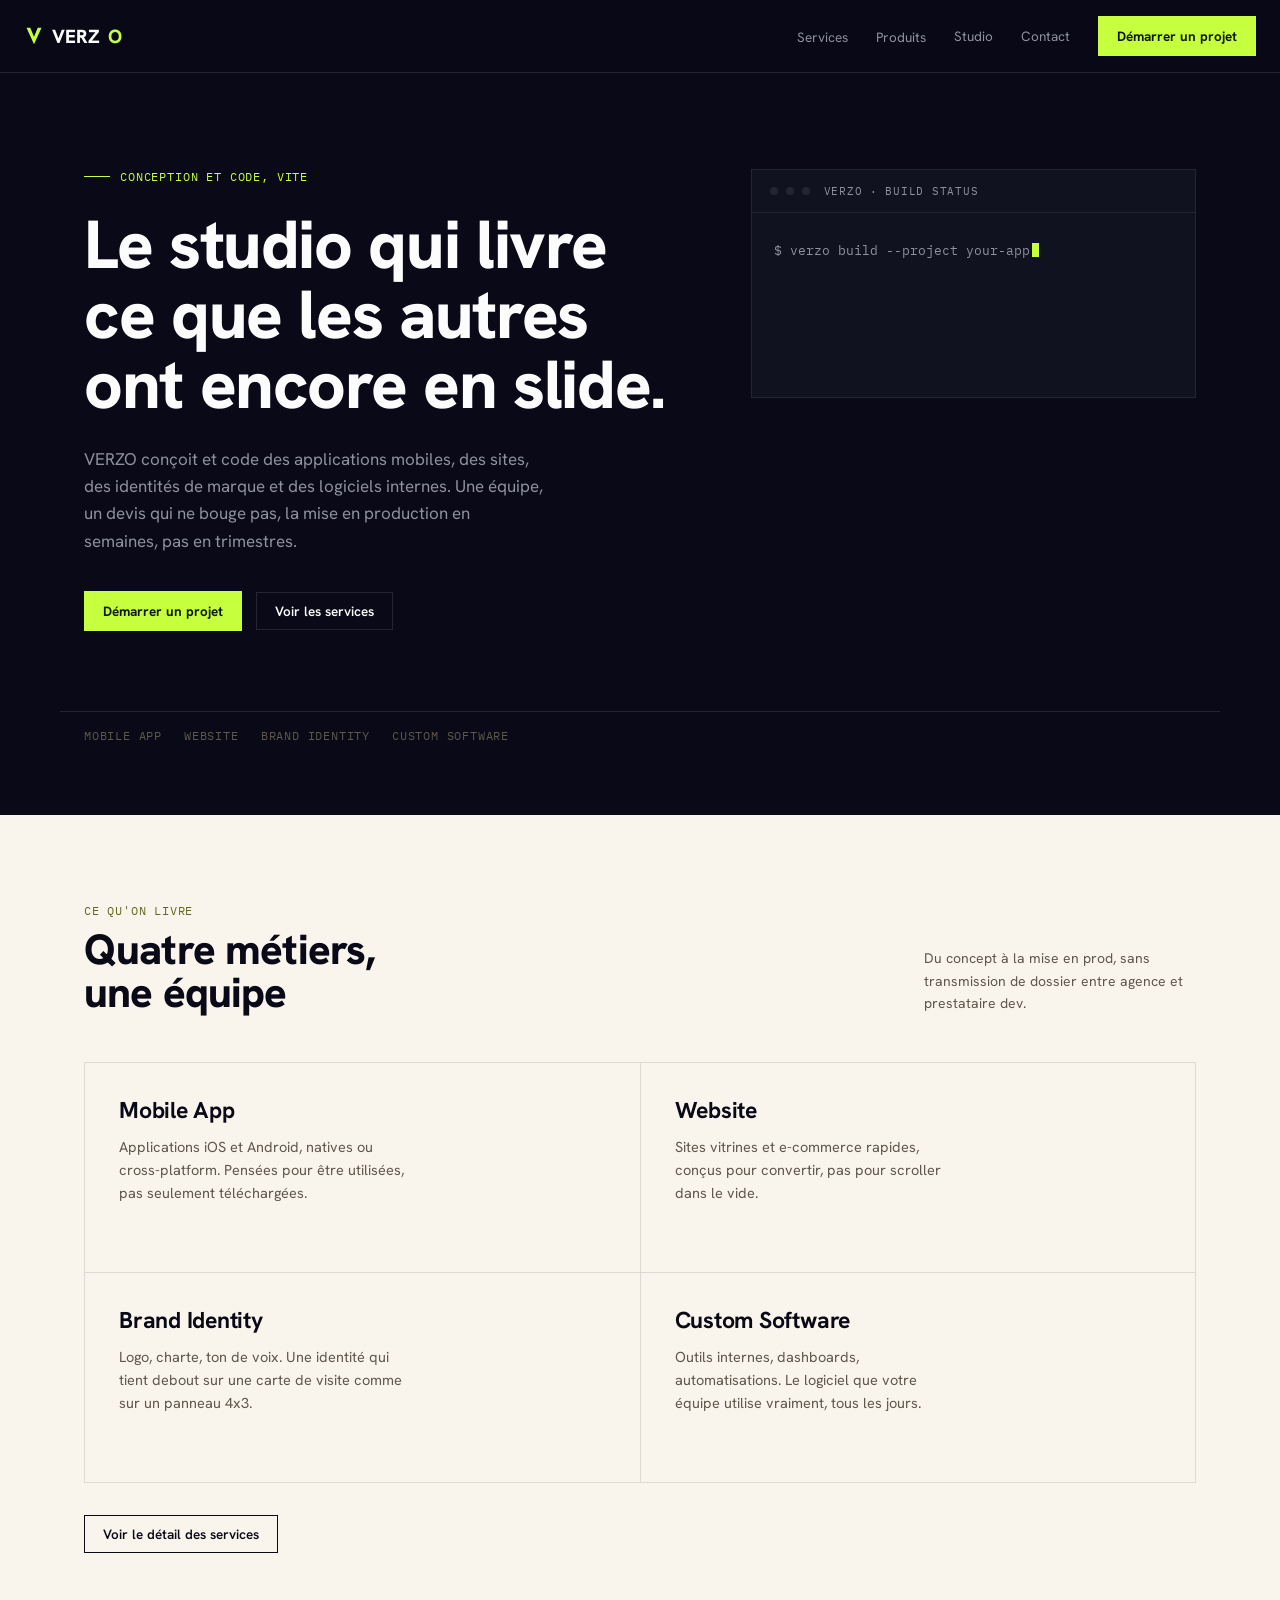
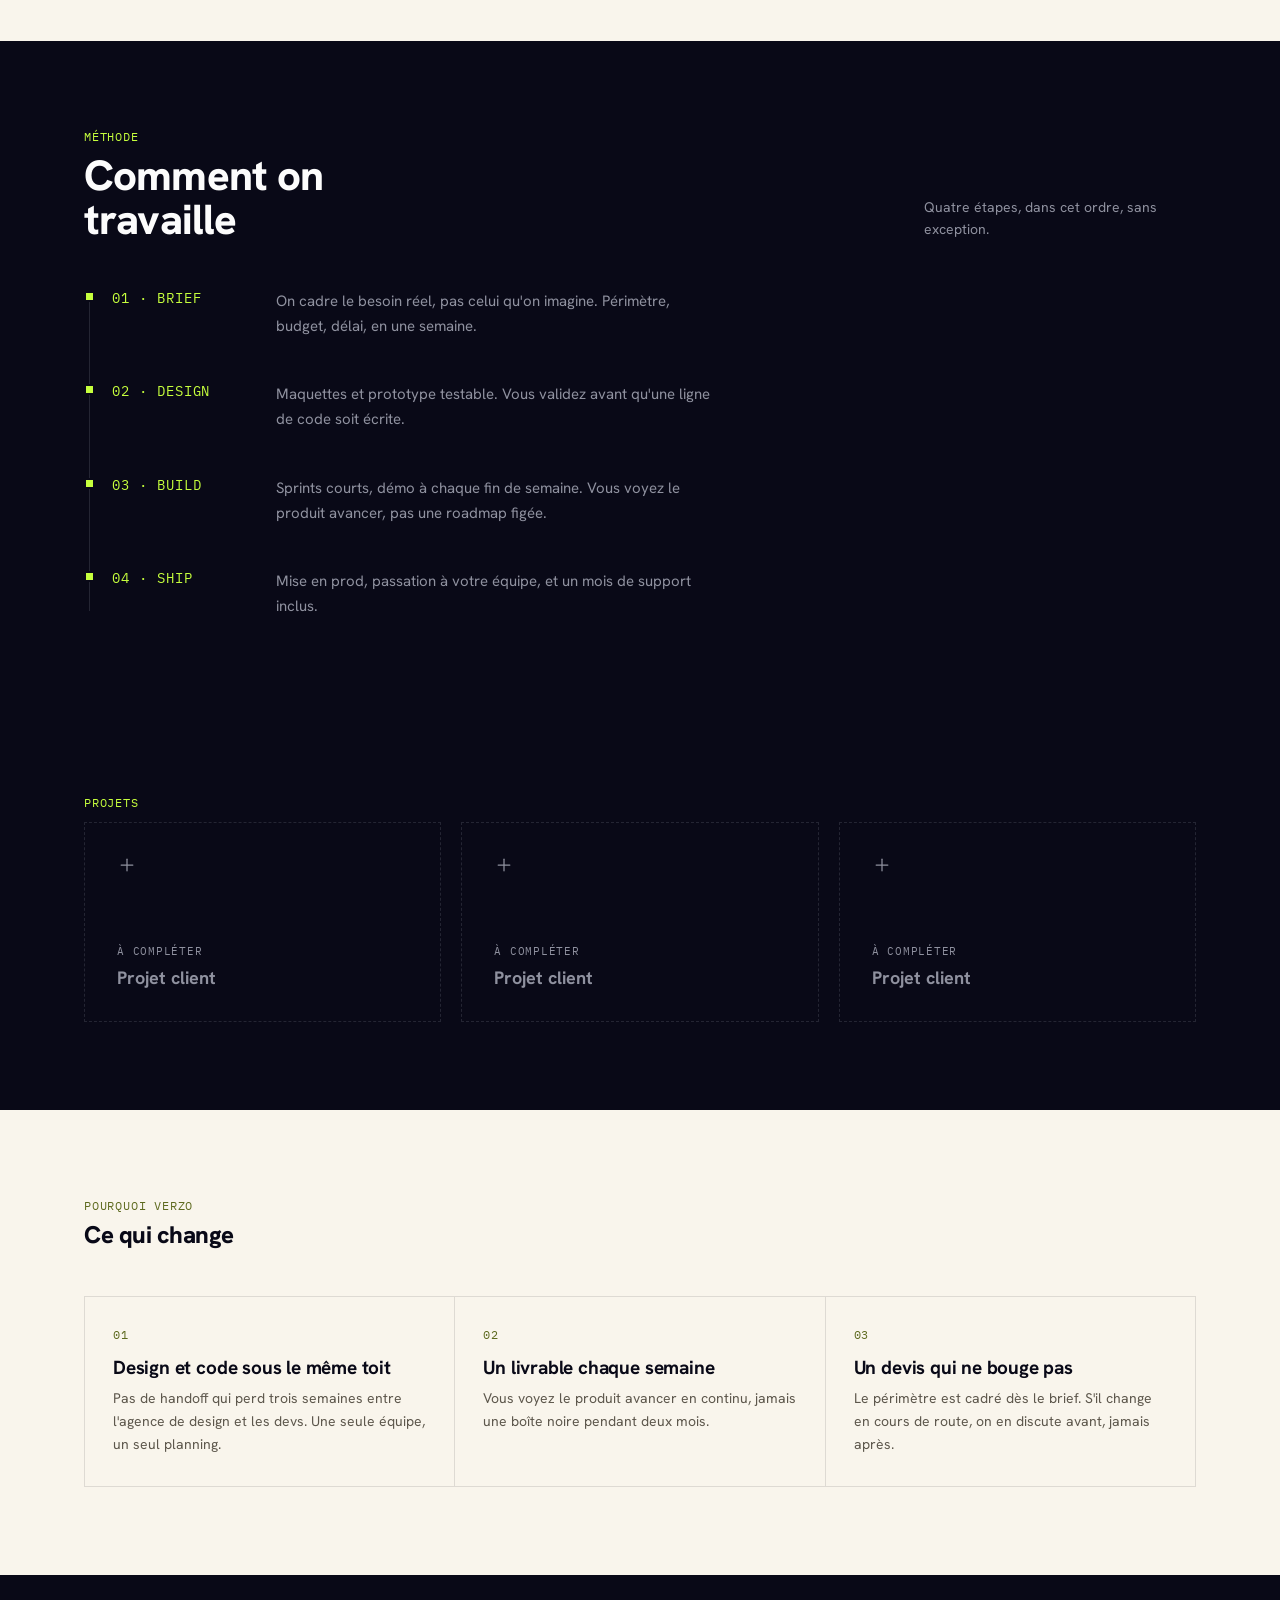
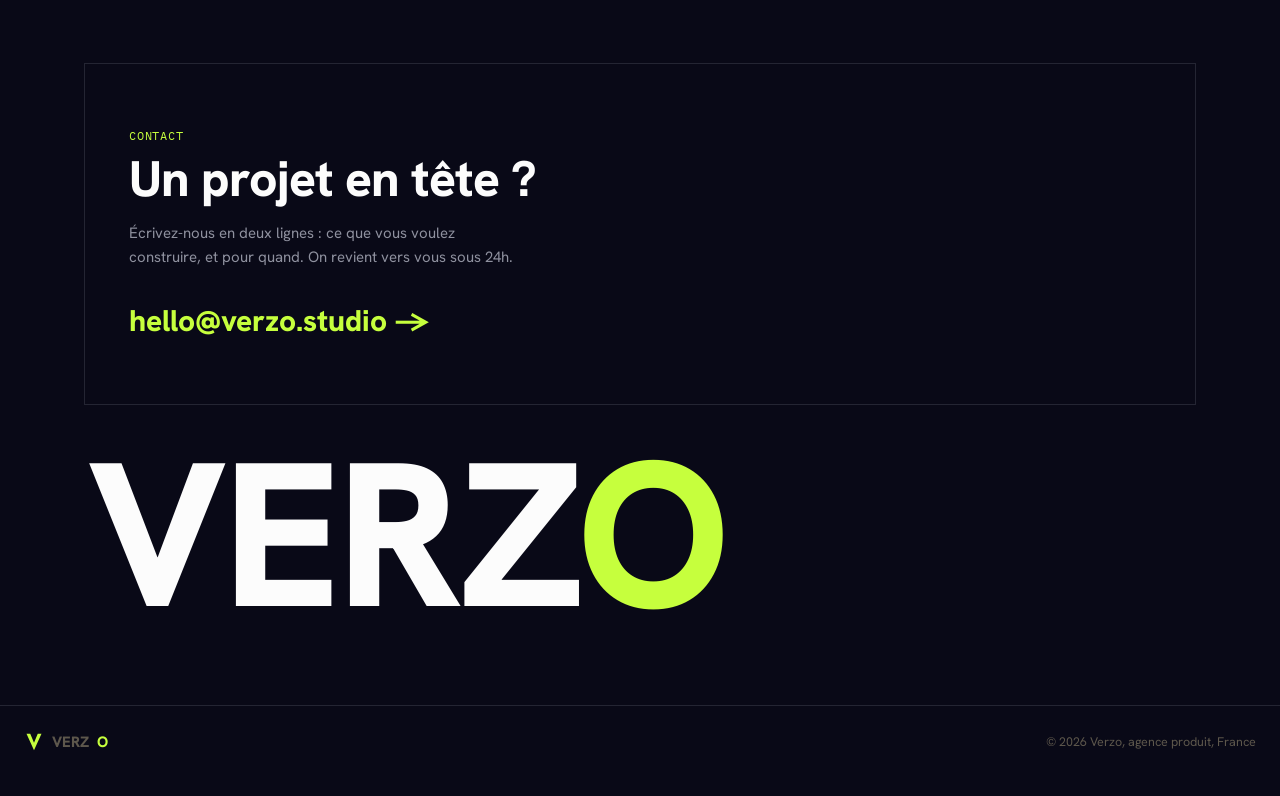
<file: index.html>
<!doctype html>
<html lang="fr">
<head>
<meta charset="utf-8">
<meta name="viewport" content="width=device-width, initial-scale=1">
<title>Verzo, product studio</title>
<meta name="description" content="Verzo conçoit et code des applications mobiles, des sites, des identités de marque et des logiciels internes. Une équipe, du brief à la mise en prod.">
<link rel="icon" href="favicon.svg" type="image/svg+xml">
<link rel="icon" href="favicon-32.png" sizes="32x32" type="image/png">
<link rel="icon" href="favicon-16.png" sizes="16x16" type="image/png">
<link rel="apple-touch-icon" href="apple-touch-icon.png">
<meta property="og:type" content="website">
<meta property="og:title" content="Verzo, product studio">
<meta property="og:description" content="Verzo conçoit et code des applications mobiles, des sites, des identités de marque et des logiciels internes. Une équipe, du brief à la mise en prod.">
<meta property="og:image" content="brand/og-image.png">
<meta name="twitter:card" content="summary_large_image">
<link rel="stylesheet" href="styles.css">
</head>
<body>

<nav>
  <a href="index.html" class="logo">
    <svg width="20" height="20" viewBox="0 0 24 24" aria-hidden="true"><polygon points="3,2 12,22 21,2 16.5,2 12,13 7.5,2" fill="#C6FF3D"/></svg>
    VERZ<span class="dot">O</span>
  </a>
  <div class="navlinks">
    <div class="nav-has-dropdown">
      <a href="services.html" class="navlink">Services</a>
      <div class="nav-dropdown">
        <a class="nav-dropdown-item" href="services.html#mobile">
          <svg aria-hidden="true" width="20" height="20" viewBox="0 0 24 24" fill="none" stroke="var(--white)" stroke-width="1.5" stroke-linecap="round" stroke-linejoin="round"><rect x="7" y="2" width="10" height="20" rx="2"/><line x1="11" y1="18" x2="13" y2="18"/></svg>
          <div class="title">Mobile App</div>
          <div class="desc">iOS et Android, natif ou cross-platform.</div>
        </a>
        <a class="nav-dropdown-item" href="services.html#website">
          <svg aria-hidden="true" width="20" height="20" viewBox="0 0 24 24" fill="none" stroke="var(--white)" stroke-width="1.5" stroke-linecap="round" stroke-linejoin="round"><rect x="2" y="4" width="20" height="16" rx="2"/><line x1="2" y1="9" x2="22" y2="9"/></svg>
          <div class="title">Website</div>
          <div class="desc">Sites rapides, pensés pour convertir.</div>
        </a>
        <a class="nav-dropdown-item" href="services.html#brand">
          <svg aria-hidden="true" width="20" height="20" viewBox="0 0 24 24" fill="none" stroke="var(--white)" stroke-width="1.5" stroke-linecap="round" stroke-linejoin="round"><path d="M4 20l4-1 10-10-3-3L5 16l-1 4z"/><path d="M14 6l3 3"/></svg>
          <div class="title">Brand Identity</div>
          <div class="desc">Logo, charte, ton de voix.</div>
        </a>
        <a class="nav-dropdown-item" href="services.html#software">
          <svg aria-hidden="true" width="20" height="20" viewBox="0 0 24 24" fill="none" stroke="var(--white)" stroke-width="1.5" stroke-linecap="round" stroke-linejoin="round"><rect x="2" y="4" width="20" height="16" rx="2"/><polyline points="6 9 10 12 6 15"/><line x1="12" y1="15" x2="17" y2="15"/></svg>
          <div class="title">Custom Software</div>
          <div class="desc">Outils internes, dashboards, automatisations.</div>
        </a>
      </div>
    </div>
    <div class="nav-has-dropdown">
      <a href="produits.html" class="navlink">Produits</a>
      <div class="nav-dropdown nav-dropdown-single">
        <a class="nav-dropdown-item" href="produits.html">
          <svg aria-hidden="true" width="20" height="20" viewBox="0 0 24 24" fill="none" stroke="var(--white)" stroke-width="1.5" stroke-linecap="round" stroke-linejoin="round"><polyline points="3 17 9 11 13 15 21 6"/><polyline points="14 6 21 6 21 13"/></svg>
          <div class="title">Solen <span style="color:var(--lime); font-weight:600;">· Coming soon</span></div>
          <div class="desc">IA d'analyse comportementale pour sites web, en développement.</div>
        </a>
      </div>
    </div>
    <a href="studio.html" class="navlink">Studio</a>
    <a href="contact.html" class="navlink">Contact</a>
    <a class="btn-primary" href="mailto:hello@verzo.studio">Démarrer un projet</a>
  </div>
</nav>

<header style="padding:96px 24px 0;">
  <div class="wrap two-col">
    <div>
      <div class="mono" style="font-size:12px; color:var(--lime); display:flex; align-items:center; gap:10px; margin-bottom:26px;">
        <span style="width:26px; height:1px; background:var(--lime); display:inline-block;"></span>
        Conception et code, vite
      </div>
      <h1 style="font-size:clamp(38px, 6.4vw, 68px); max-width:16ch;">Le studio qui livre ce que les autres ont encore en slide.</h1>
      <p style="max-width:46ch; color:var(--grey); font-size:17px; line-height:1.6; margin-top:26px;">VERZO conçoit et code des applications mobiles, des sites, des identités de marque et des logiciels internes. Une équipe, un devis qui ne bouge pas, la mise en production en semaines, pas en trimestres.</p>
      <div style="display:flex; flex-wrap:wrap; align-items:center; gap:14px; margin-top:36px;">
        <a class="btn-primary" href="mailto:hello@verzo.studio">Démarrer un projet</a>
        <a class="btn-outline-dark" href="services.html">Voir les services</a>
      </div>
    </div>

    <div class="terminal" data-terminal data-terminal-cmd-text="$ verzo build --project your-app">
      <div class="terminal-bar">
        <span class="terminal-dot"></span><span class="terminal-dot"></span><span class="terminal-dot"></span>
        <span class="terminal-title mono">verzo · build status</span>
      </div>
      <div class="terminal-body">
        <div class="terminal-cmd" data-terminal-cmd></div>
        <div class="terminal-line" data-terminal-line data-final="done" data-pending="·">
          <span class="label">&gt; 01 brief</span><span class="status">·</span>
        </div>
        <div class="terminal-line" data-terminal-line data-final="done" data-pending="·">
          <span class="label">&gt; 02 design</span><span class="status">·</span>
        </div>
        <div class="terminal-line" data-terminal-line data-final="running" data-pending="·">
          <span class="label">&gt; 03 build</span><span class="status">en cours</span>
        </div>
        <div class="terminal-line" data-terminal-line data-final="pending" data-pending="·">
          <span class="label">&gt; 04 ship</span><span class="status">·</span>
        </div>
      </div>
    </div>
  </div>

  <div class="wrap mono" style="display:flex; flex-wrap:wrap; gap:0; margin-top:80px; border-top:1px solid var(--line-dark); padding-top:16px; font-size:11.5px; color:var(--grey-2);">
    <span style="margin-right:22px;">Mobile App</span>
    <span style="margin-right:22px;">Website</span>
    <span style="margin-right:22px;">Brand Identity</span>
    <span>Custom Software</span>
  </div>
</header>

<section class="on-white reveal" style="margin-top:72px;">
  <div class="wrap">
    <div class="section-head">
      <div>
        <span class="kicker mono">Ce qu'on livre</span>
        <h2>Quatre métiers,<br>une équipe</h2>
      </div>
      <p>Du concept à la mise en prod, sans transmission de dossier entre agence et prestataire dev.</p>
    </div>
    <div class="services-grid reveal-stagger">
      <div class="service-card">
        <h3>Mobile App</h3>
        <p>Applications iOS et Android, natives ou cross-platform. Pensées pour être utilisées, pas seulement téléchargées.</p>
      </div>
      <div class="service-card">
        <h3>Website</h3>
        <p>Sites vitrines et e-commerce rapides, conçus pour convertir, pas pour scroller dans le vide.</p>
      </div>
      <div class="service-card">
        <h3>Brand Identity</h3>
        <p>Logo, charte, ton de voix. Une identité qui tient debout sur une carte de visite comme sur un panneau 4x3.</p>
      </div>
      <div class="service-card">
        <h3>Custom Software</h3>
        <p>Outils internes, dashboards, automatisations. Le logiciel que votre équipe utilise vraiment, tous les jours.</p>
      </div>
    </div>
    <div style="margin-top:32px;">
      <a class="btn-outline-dark" style="color:var(--ink); border-color:var(--ink);" href="services.html">Voir le détail des services</a>
    </div>
  </div>
</section>

<section id="process" class="on-black reveal">
  <div class="wrap">
    <div class="section-head">
      <div>
        <span class="kicker mono">Méthode</span>
        <h2>Comment on<br>travaille</h2>
      </div>
      <p>Quatre étapes, dans cet ordre, sans exception.</p>
    </div>
    <div class="process-list">
      <div class="process-row">
        <span class="node"></span>
        <div class="step mono">01 · Brief</div>
        <p>On cadre le besoin réel, pas celui qu'on imagine. Périmètre, budget, délai, en une semaine.</p>
      </div>
      <div class="process-row">
        <span class="node"></span>
        <div class="step mono">02 · Design</div>
        <p>Maquettes et prototype testable. Vous validez avant qu'une ligne de code soit écrite.</p>
      </div>
      <div class="process-row">
        <span class="node"></span>
        <div class="step mono">03 · Build</div>
        <p>Sprints courts, démo à chaque fin de semaine. Vous voyez le produit avancer, pas une roadmap figée.</p>
      </div>
      <div class="process-row">
        <span class="node"></span>
        <div class="step mono">04 · Ship</div>
        <p>Mise en prod, passation à votre équipe, et un mois de support inclus.</p>
      </div>
    </div>
  </div>
</section>

<section class="on-black reveal">
  <div class="wrap">
    <span class="kicker mono">Projets</span>
    <div class="projects-grid" style="margin-top:12px;">
      <div class="project-card-empty">
        <svg aria-hidden="true" width="20" height="20" viewBox="0 0 24 24" fill="none" stroke="var(--grey)" stroke-width="1.5" stroke-linecap="round"><line x1="12" y1="5" x2="12" y2="19"/><line x1="5" y1="12" x2="19" y2="12"/></svg>
        <div>
          <div class="mono" style="font-size:11px; color:var(--grey);">À compléter</div>
          <div class="label">Projet client</div>
        </div>
      </div>
      <div class="project-card-empty">
        <svg aria-hidden="true" width="20" height="20" viewBox="0 0 24 24" fill="none" stroke="var(--grey)" stroke-width="1.5" stroke-linecap="round"><line x1="12" y1="5" x2="12" y2="19"/><line x1="5" y1="12" x2="19" y2="12"/></svg>
        <div>
          <div class="mono" style="font-size:11px; color:var(--grey);">À compléter</div>
          <div class="label">Projet client</div>
        </div>
      </div>
      <div class="project-card-empty">
        <svg aria-hidden="true" width="20" height="20" viewBox="0 0 24 24" fill="none" stroke="var(--grey)" stroke-width="1.5" stroke-linecap="round"><line x1="12" y1="5" x2="12" y2="19"/><line x1="5" y1="12" x2="19" y2="12"/></svg>
        <div>
          <div class="mono" style="font-size:11px; color:var(--grey);">À compléter</div>
          <div class="label">Projet client</div>
        </div>
      </div>
    </div>
  </div>
</section>

<section class="on-white reveal">
  <div class="wrap">
    <span class="kicker mono">Pourquoi Verzo</span>
    <h2 style="margin-bottom:48px;">Ce qui change</h2>
    <div class="why-grid reveal-stagger">
      <div class="why-card">
        <span class="idx mono">01</span>
        <h3>Design et code sous le même toit</h3>
        <p>Pas de handoff qui perd trois semaines entre l'agence de design et les devs. Une seule équipe, un seul planning.</p>
      </div>
      <div class="why-card">
        <span class="idx mono">02</span>
        <h3>Un livrable chaque semaine</h3>
        <p>Vous voyez le produit avancer en continu, jamais une boîte noire pendant deux mois.</p>
      </div>
      <div class="why-card">
        <span class="idx mono">03</span>
        <h3>Un devis qui ne bouge pas</h3>
        <p>Le périmètre est cadré dès le brief. S'il change en cours de route, on en discute avant, jamais après.</p>
      </div>
    </div>
  </div>
</section>

<section id="contact" class="on-black reveal">
  <div class="wrap">
    <div class="contact-inner">
      <span class="kicker mono">Contact</span>
      <h2>Un projet en tête ?</h2>
      <p>Écrivez-nous en deux lignes : ce que vous voulez construire, et pour quand. On revient vers vous sous 24h.</p>
      <a class="contact-email" href="mailto:hello@verzo.studio">hello@verzo.studio →</a>
    </div>
    <div class="wordmark-huge" aria-hidden="true">VERZ<span class="dot">O</span></div>
  </div>
</section>

<footer>
  <a href="index.html" class="logo">
    <svg width="20" height="20" viewBox="0 0 24 24" aria-hidden="true"><polygon points="3,2 12,22 21,2 16.5,2 12,13 7.5,2" fill="#C6FF3D"/></svg>
    VERZ<span class="dot">O</span>
  </a>
  <div>© 2026 Verzo, agence produit, France</div>
</footer>

<script src="script.js" defer></script>
</body>
</html>
</file>
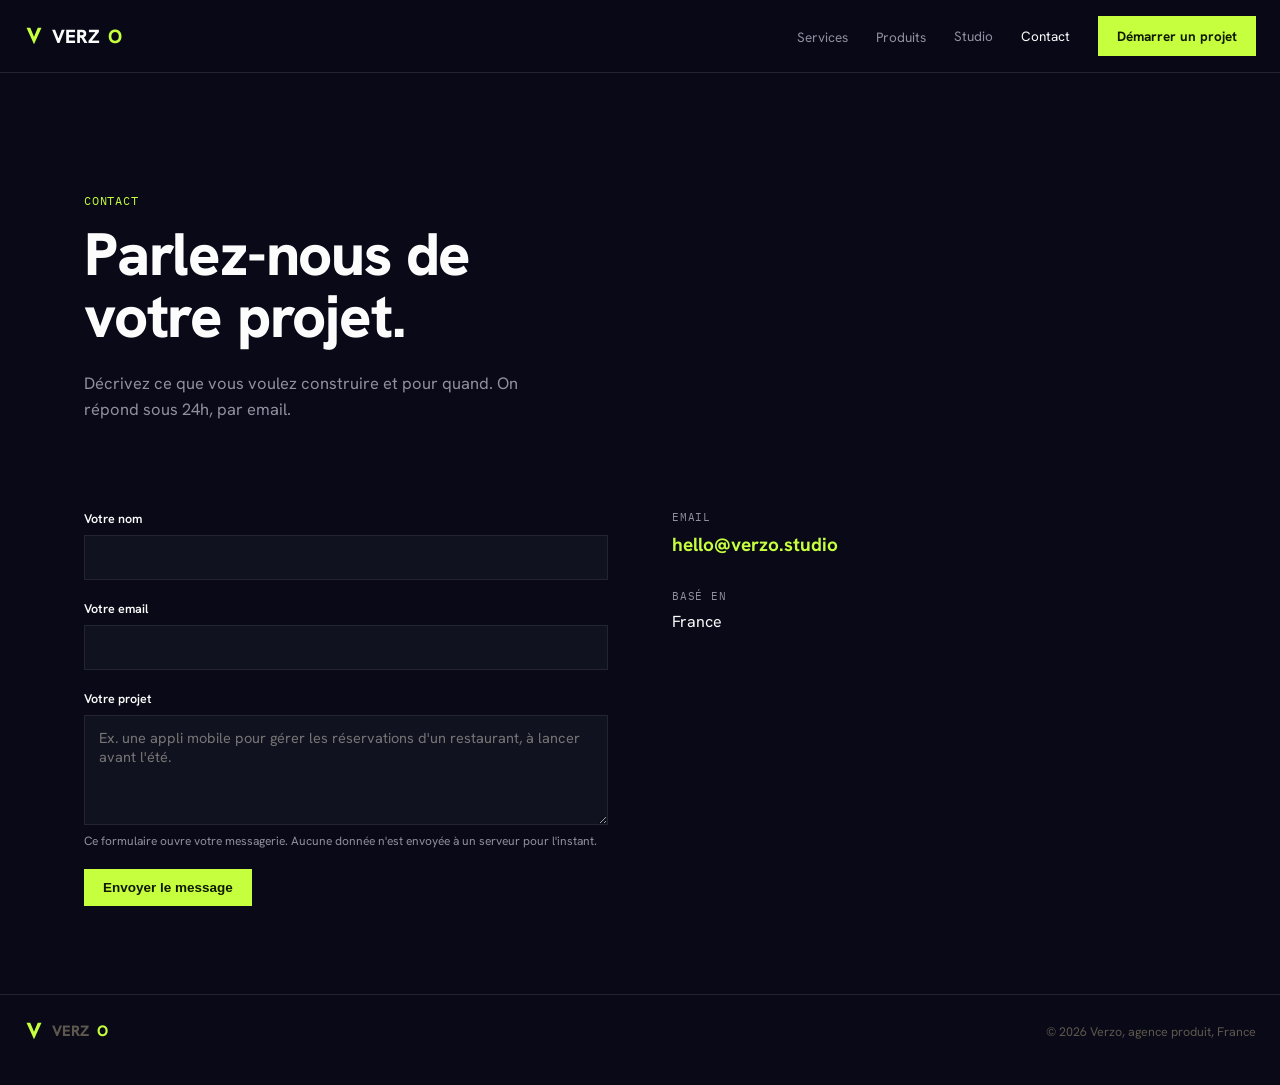
<file: contact.html>
<!doctype html>
<html lang="fr">
<head>
<meta charset="utf-8">
<meta name="viewport" content="width=device-width, initial-scale=1">
<title>Contact · Verzo</title>
<meta name="description" content="Un projet en tête ? Écrivez à Verzo, réponse sous 24h.">
<link rel="icon" href="favicon.svg" type="image/svg+xml">
<link rel="icon" href="favicon-32.png" sizes="32x32" type="image/png">
<link rel="icon" href="favicon-16.png" sizes="16x16" type="image/png">
<link rel="apple-touch-icon" href="apple-touch-icon.png">
<meta property="og:type" content="website">
<meta property="og:title" content="Contact · Verzo">
<meta property="og:description" content="Un projet en tête ? Écrivez à Verzo, réponse sous 24h.">
<meta property="og:image" content="brand/og-image.png">
<meta name="twitter:card" content="summary_large_image">
<link rel="stylesheet" href="styles.css">
</head>
<body>

<nav>
  <a href="index.html" class="logo">
    <svg width="20" height="20" viewBox="0 0 24 24" aria-hidden="true"><polygon points="3,2 12,22 21,2 16.5,2 12,13 7.5,2" fill="#C6FF3D"/></svg>
    VERZ<span class="dot">O</span>
  </a>
  <div class="navlinks">
    <div class="nav-has-dropdown">
      <a href="services.html" class="navlink">Services</a>
      <div class="nav-dropdown">
        <a class="nav-dropdown-item" href="services.html#mobile">
          <svg aria-hidden="true" width="20" height="20" viewBox="0 0 24 24" fill="none" stroke="var(--white)" stroke-width="1.5" stroke-linecap="round" stroke-linejoin="round"><rect x="7" y="2" width="10" height="20" rx="2"/><line x1="11" y1="18" x2="13" y2="18"/></svg>
          <div class="title">Mobile App</div>
          <div class="desc">iOS et Android, natif ou cross-platform.</div>
        </a>
        <a class="nav-dropdown-item" href="services.html#website">
          <svg aria-hidden="true" width="20" height="20" viewBox="0 0 24 24" fill="none" stroke="var(--white)" stroke-width="1.5" stroke-linecap="round" stroke-linejoin="round"><rect x="2" y="4" width="20" height="16" rx="2"/><line x1="2" y1="9" x2="22" y2="9"/></svg>
          <div class="title">Website</div>
          <div class="desc">Sites rapides, pensés pour convertir.</div>
        </a>
        <a class="nav-dropdown-item" href="services.html#brand">
          <svg aria-hidden="true" width="20" height="20" viewBox="0 0 24 24" fill="none" stroke="var(--white)" stroke-width="1.5" stroke-linecap="round" stroke-linejoin="round"><path d="M4 20l4-1 10-10-3-3L5 16l-1 4z"/><path d="M14 6l3 3"/></svg>
          <div class="title">Brand Identity</div>
          <div class="desc">Logo, charte, ton de voix.</div>
        </a>
        <a class="nav-dropdown-item" href="services.html#software">
          <svg aria-hidden="true" width="20" height="20" viewBox="0 0 24 24" fill="none" stroke="var(--white)" stroke-width="1.5" stroke-linecap="round" stroke-linejoin="round"><rect x="2" y="4" width="20" height="16" rx="2"/><polyline points="6 9 10 12 6 15"/><line x1="12" y1="15" x2="17" y2="15"/></svg>
          <div class="title">Custom Software</div>
          <div class="desc">Outils internes, dashboards, automatisations.</div>
        </a>
      </div>
    </div>
    <div class="nav-has-dropdown">
      <a href="produits.html" class="navlink">Produits</a>
      <div class="nav-dropdown nav-dropdown-single">
        <a class="nav-dropdown-item" href="produits.html">
          <svg aria-hidden="true" width="20" height="20" viewBox="0 0 24 24" fill="none" stroke="var(--white)" stroke-width="1.5" stroke-linecap="round" stroke-linejoin="round"><polyline points="3 17 9 11 13 15 21 6"/><polyline points="14 6 21 6 21 13"/></svg>
          <div class="title">Solen <span style="color:var(--lime); font-weight:600;">· Coming soon</span></div>
          <div class="desc">IA d'analyse comportementale pour sites web, en développement.</div>
        </a>
      </div>
    </div>
    <a href="studio.html" class="navlink">Studio</a>
    <a href="contact.html" class="navlink active">Contact</a>
    <a class="btn-primary" href="mailto:hello@verzo.studio">Démarrer un projet</a>
  </div>
</nav>

<header class="page-header" style="padding-bottom:0;">
  <div class="wrap">
    <span class="kicker mono">Contact</span>
    <h1>Parlez-nous de votre projet.</h1>
    <p>Décrivez ce que vous voulez construire et pour quand. On répond sous 24h, par email.</p>
  </div>
</header>

<section class="on-black reveal">
  <div class="wrap two-col-even">
    <form action="mailto:hello@verzo.studio" method="post" enctype="text/plain" style="display:flex; flex-direction:column; gap:20px;">
      <div class="field">
        <label for="name">Votre nom</label>
        <input id="name" name="name" type="text" required>
      </div>
      <div class="field">
        <label for="email">Votre email</label>
        <input id="email" name="email" type="email" required>
      </div>
      <div class="field">
        <label for="project">Votre projet</label>
        <textarea id="project" name="project" placeholder="Ex. une appli mobile pour gérer les réservations d'un restaurant, à lancer avant l'été." required></textarea>
        <span class="msg-help">Ce formulaire ouvre votre messagerie. Aucune donnée n'est envoyée à un serveur pour l'instant.</span>
      </div>
      <button type="submit" class="btn-primary" style="width:fit-content;">Envoyer le message</button>
    </form>

    <div>
      <div style="margin-bottom:32px;">
        <div class="mono" style="font-size:11px; color:var(--grey); margin-bottom:8px;">Email</div>
        <a href="mailto:hello@verzo.studio" style="font-size:19px; font-weight:700; color:var(--lime);">hello@verzo.studio</a>
      </div>
      <div>
        <div class="mono" style="font-size:11px; color:var(--grey); margin-bottom:8px;">Basé en</div>
        <div style="font-size:16px;">France</div>
      </div>
    </div>
  </div>
</section>

<footer>
  <a href="index.html" class="logo">
    <svg width="20" height="20" viewBox="0 0 24 24" aria-hidden="true"><polygon points="3,2 12,22 21,2 16.5,2 12,13 7.5,2" fill="#C6FF3D"/></svg>
    VERZ<span class="dot">O</span>
  </a>
  <div>© 2026 Verzo, agence produit, France</div>
</footer>

<script src="script.js" defer></script>
</body>
</html>
</file>
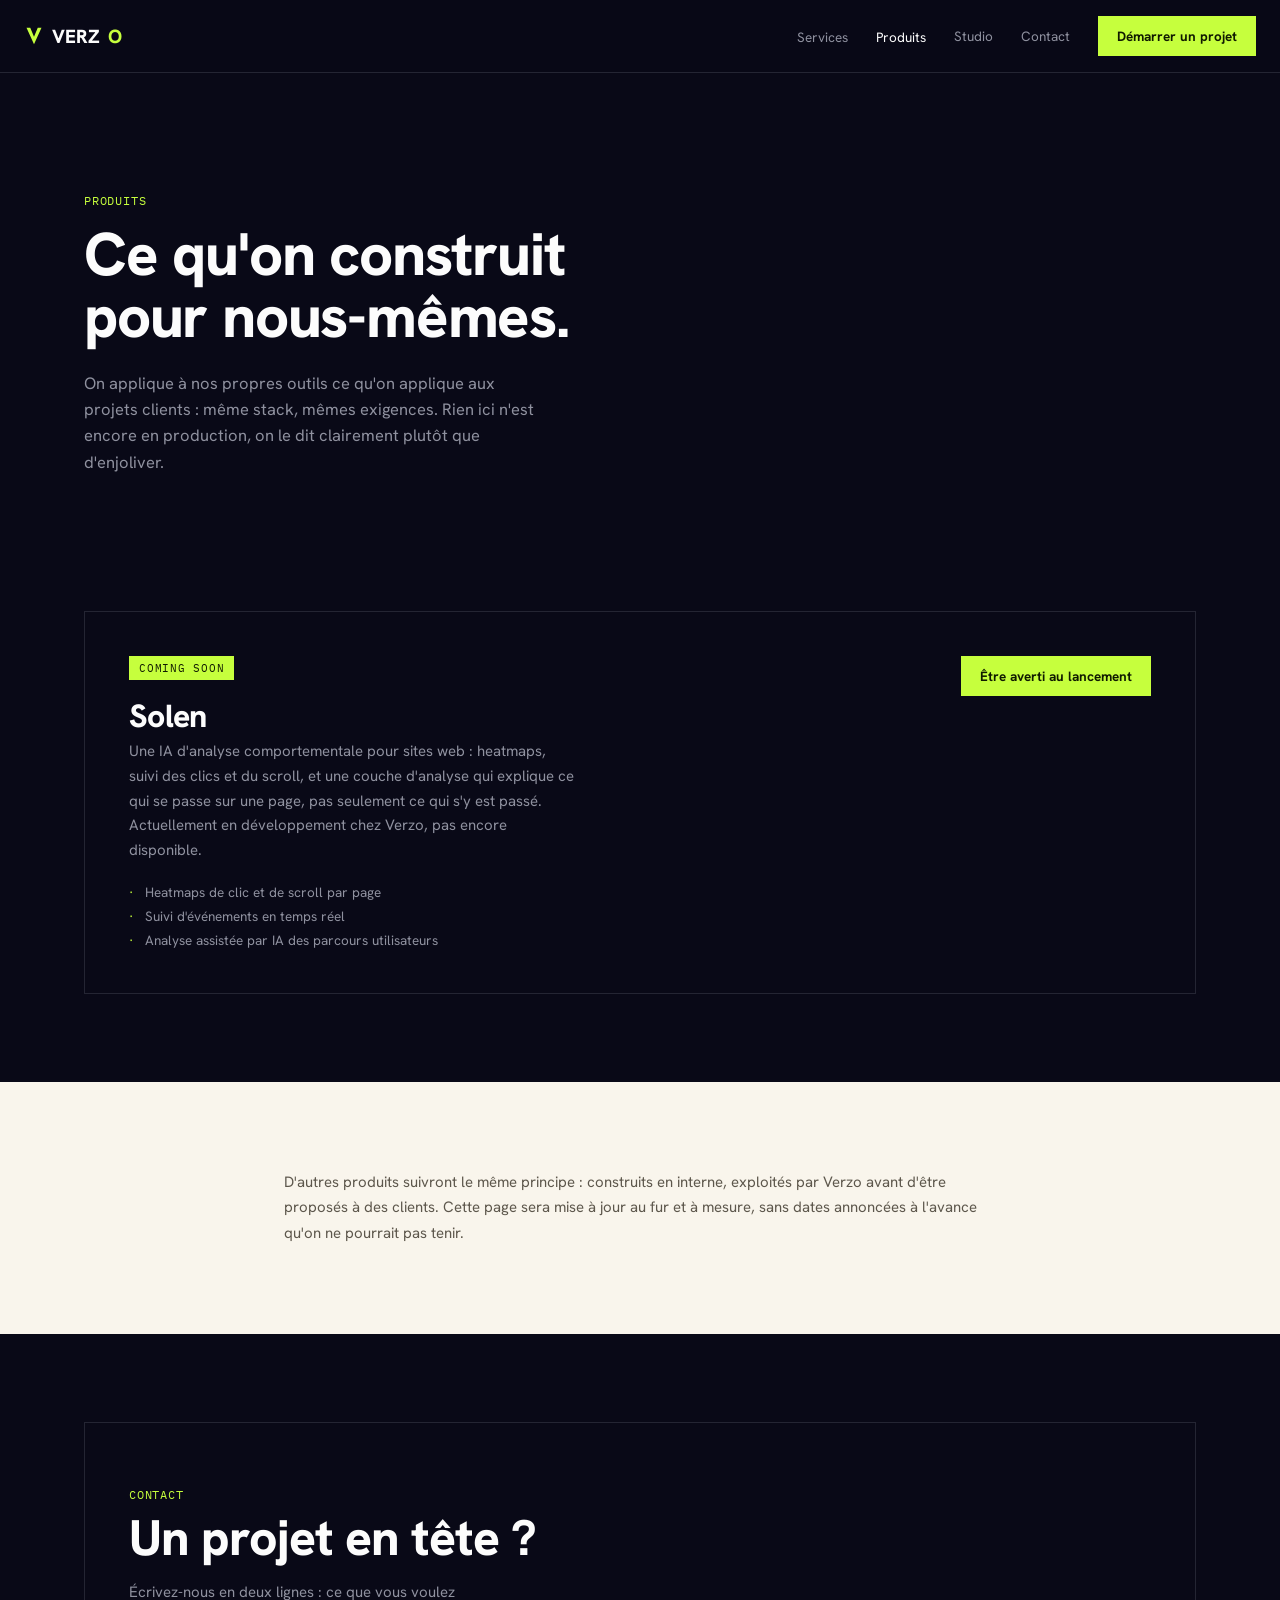
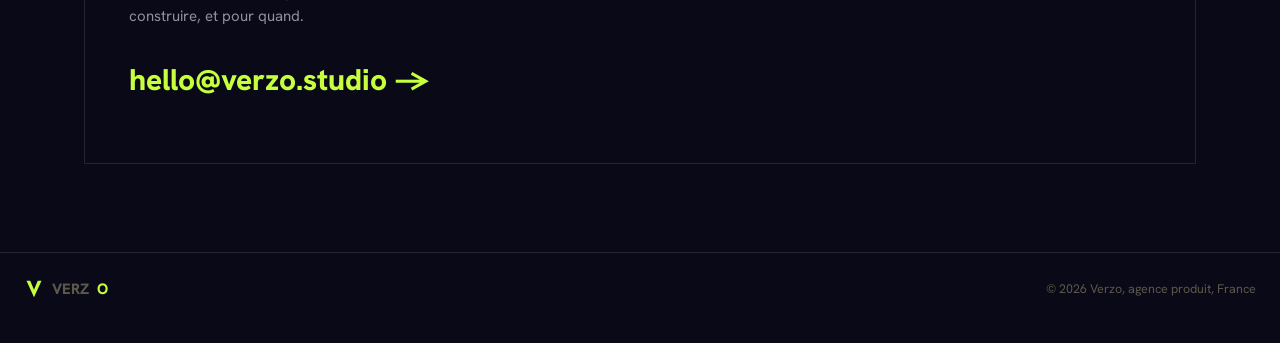
<file: produits.html>
<!doctype html>
<html lang="fr">
<head>
<meta charset="utf-8">
<meta name="viewport" content="width=device-width, initial-scale=1">
<title>Produits · Verzo</title>
<meta name="description" content="Les logiciels que Verzo construit pour son propre usage. Solen, une IA d'analyse comportementale, est en développement.">
<link rel="icon" href="favicon.svg" type="image/svg+xml">
<link rel="icon" href="favicon-32.png" sizes="32x32" type="image/png">
<link rel="icon" href="favicon-16.png" sizes="16x16" type="image/png">
<link rel="apple-touch-icon" href="apple-touch-icon.png">
<meta property="og:type" content="website">
<meta property="og:title" content="Produits · Verzo">
<meta property="og:description" content="Les logiciels que Verzo construit pour son propre usage. Solen, une IA d'analyse comportementale, est en développement.">
<meta property="og:image" content="brand/og-image.png">
<meta name="twitter:card" content="summary_large_image">
<link rel="stylesheet" href="styles.css">
</head>
<body>

<nav>
  <a href="index.html" class="logo">
    <svg width="20" height="20" viewBox="0 0 24 24" aria-hidden="true"><polygon points="3,2 12,22 21,2 16.5,2 12,13 7.5,2" fill="#C6FF3D"/></svg>
    VERZ<span class="dot">O</span>
  </a>
  <div class="navlinks">
    <div class="nav-has-dropdown">
      <a href="services.html" class="navlink">Services</a>
      <div class="nav-dropdown">
        <a class="nav-dropdown-item" href="services.html#mobile">
          <svg aria-hidden="true" width="20" height="20" viewBox="0 0 24 24" fill="none" stroke="var(--white)" stroke-width="1.5" stroke-linecap="round" stroke-linejoin="round"><rect x="7" y="2" width="10" height="20" rx="2"/><line x1="11" y1="18" x2="13" y2="18"/></svg>
          <div class="title">Mobile App</div>
          <div class="desc">iOS et Android, natif ou cross-platform.</div>
        </a>
        <a class="nav-dropdown-item" href="services.html#website">
          <svg aria-hidden="true" width="20" height="20" viewBox="0 0 24 24" fill="none" stroke="var(--white)" stroke-width="1.5" stroke-linecap="round" stroke-linejoin="round"><rect x="2" y="4" width="20" height="16" rx="2"/><line x1="2" y1="9" x2="22" y2="9"/></svg>
          <div class="title">Website</div>
          <div class="desc">Sites rapides, pensés pour convertir.</div>
        </a>
        <a class="nav-dropdown-item" href="services.html#brand">
          <svg aria-hidden="true" width="20" height="20" viewBox="0 0 24 24" fill="none" stroke="var(--white)" stroke-width="1.5" stroke-linecap="round" stroke-linejoin="round"><path d="M4 20l4-1 10-10-3-3L5 16l-1 4z"/><path d="M14 6l3 3"/></svg>
          <div class="title">Brand Identity</div>
          <div class="desc">Logo, charte, ton de voix.</div>
        </a>
        <a class="nav-dropdown-item" href="services.html#software">
          <svg aria-hidden="true" width="20" height="20" viewBox="0 0 24 24" fill="none" stroke="var(--white)" stroke-width="1.5" stroke-linecap="round" stroke-linejoin="round"><rect x="2" y="4" width="20" height="16" rx="2"/><polyline points="6 9 10 12 6 15"/><line x1="12" y1="15" x2="17" y2="15"/></svg>
          <div class="title">Custom Software</div>
          <div class="desc">Outils internes, dashboards, automatisations.</div>
        </a>
      </div>
    </div>
    <div class="nav-has-dropdown">
      <a href="produits.html" class="navlink active">Produits</a>
      <div class="nav-dropdown nav-dropdown-single">
        <a class="nav-dropdown-item" href="produits.html">
          <svg aria-hidden="true" width="20" height="20" viewBox="0 0 24 24" fill="none" stroke="var(--white)" stroke-width="1.5" stroke-linecap="round" stroke-linejoin="round"><polyline points="3 17 9 11 13 15 21 6"/><polyline points="14 6 21 6 21 13"/></svg>
          <div class="title">Solen <span style="color:var(--lime); font-weight:600;">· Coming soon</span></div>
          <div class="desc">IA d'analyse comportementale pour sites web, en développement.</div>
        </a>
      </div>
    </div>
    <a href="studio.html" class="navlink">Studio</a>
    <a href="contact.html" class="navlink">Contact</a>
    <a class="btn-primary" href="mailto:hello@verzo.studio">Démarrer un projet</a>
  </div>
</nav>

<header class="page-header">
  <div class="wrap">
    <span class="kicker mono">Produits</span>
    <h1>Ce qu'on construit pour nous-mêmes.</h1>
    <p>On applique à nos propres outils ce qu'on applique aux projets clients : même stack, mêmes exigences. Rien ici n'est encore en production, on le dit clairement plutôt que d'enjoliver.</p>
  </div>
</header>

<section class="on-black reveal">
  <div class="wrap">
    <div class="card-split" style="border:1px solid var(--line-dark); padding:44px;">
      <div>
        <span class="mono" style="font-size:11px; background:var(--lime); color:var(--lime-ink); padding:5px 10px; display:inline-block;">Coming soon</span>
        <h2 style="font-size:32px; margin-top:20px;">Solen</h2>
        <p style="color:var(--grey); font-size:15px; line-height:1.65; margin-top:6px; max-width:56ch;">Une IA d'analyse comportementale pour sites web : heatmaps, suivi des clics et du scroll, et une couche d'analyse qui explique ce qui se passe sur une page, pas seulement ce qui s'y est passé. Actuellement en développement chez Verzo, pas encore disponible.</p>
        <ul style="list-style:none; padding:0; margin:20px 0 0; display:flex; flex-direction:column; gap:6px;">
          <li style="font-size:13.5px; color:var(--grey); padding-left:16px; position:relative;"><span style="position:absolute; left:0; color:var(--lime);">·</span> Heatmaps de clic et de scroll par page</li>
          <li style="font-size:13.5px; color:var(--grey); padding-left:16px; position:relative;"><span style="position:absolute; left:0; color:var(--lime);">·</span> Suivi d'événements en temps réel</li>
          <li style="font-size:13.5px; color:var(--grey); padding-left:16px; position:relative;"><span style="position:absolute; left:0; color:var(--lime);">·</span> Analyse assistée par IA des parcours utilisateurs</li>
        </ul>
      </div>
      <a class="btn-primary" style="white-space:nowrap;" href="mailto:hello@verzo.studio?subject=Solen%20%3A%20me%20pr%C3%A9venir%20au%20lancement">Être averti au lancement</a>
    </div>
  </div>
</section>

<section class="on-white reveal">
  <div class="wrap" style="max-width:760px;">
    <p style="color:var(--grey-2); font-size:15px; line-height:1.7;">D'autres produits suivront le même principe : construits en interne, exploités par Verzo avant d'être proposés à des clients. Cette page sera mise à jour au fur et à mesure, sans dates annoncées à l'avance qu'on ne pourrait pas tenir.</p>
  </div>
</section>

<section id="contact" class="on-black reveal">
  <div class="wrap">
    <div class="contact-inner">
      <span class="kicker mono">Contact</span>
      <h2>Un projet en tête ?</h2>
      <p>Écrivez-nous en deux lignes : ce que vous voulez construire, et pour quand.</p>
      <a class="contact-email" href="mailto:hello@verzo.studio">hello@verzo.studio →</a>
    </div>
  </div>
</section>

<footer>
  <a href="index.html" class="logo">
    <svg width="20" height="20" viewBox="0 0 24 24" aria-hidden="true"><polygon points="3,2 12,22 21,2 16.5,2 12,13 7.5,2" fill="#C6FF3D"/></svg>
    VERZ<span class="dot">O</span>
  </a>
  <div>© 2026 Verzo, agence produit, France</div>
</footer>

<script src="script.js" defer></script>
</body>
</html>
</file>
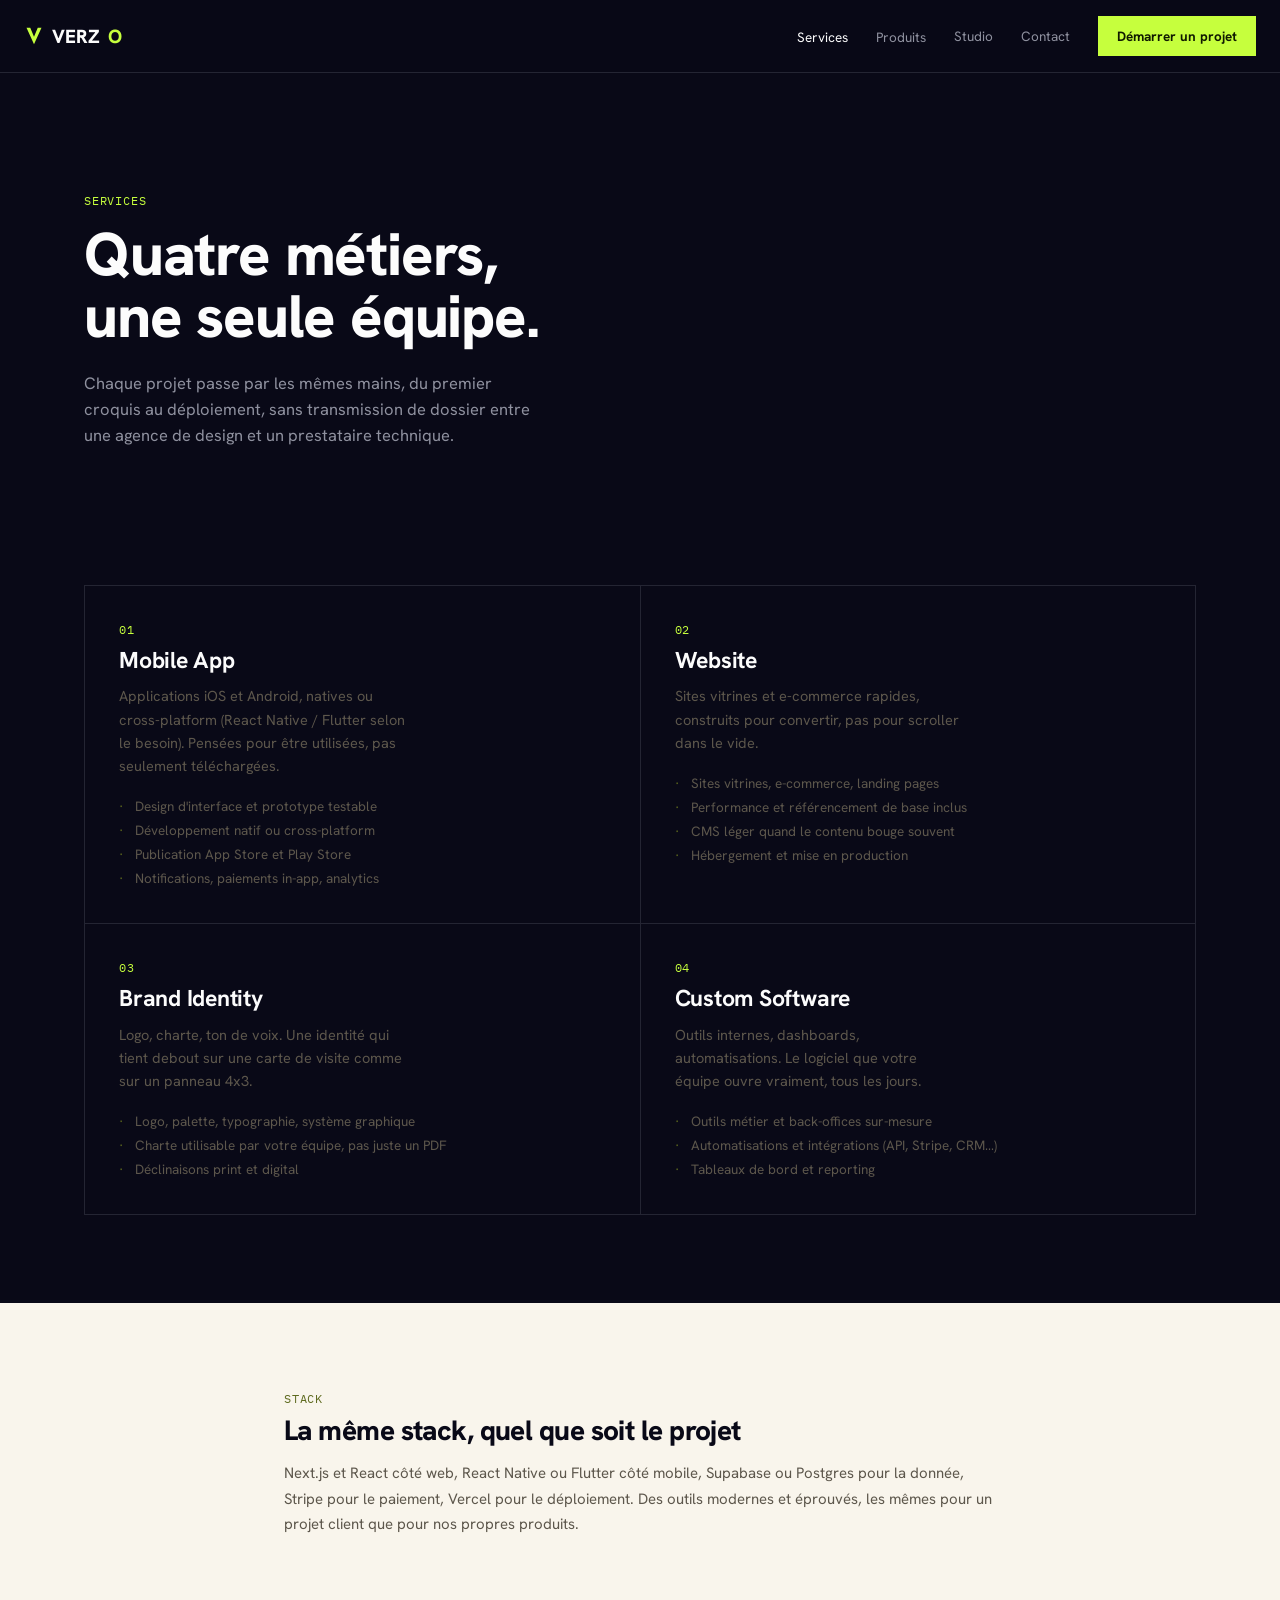
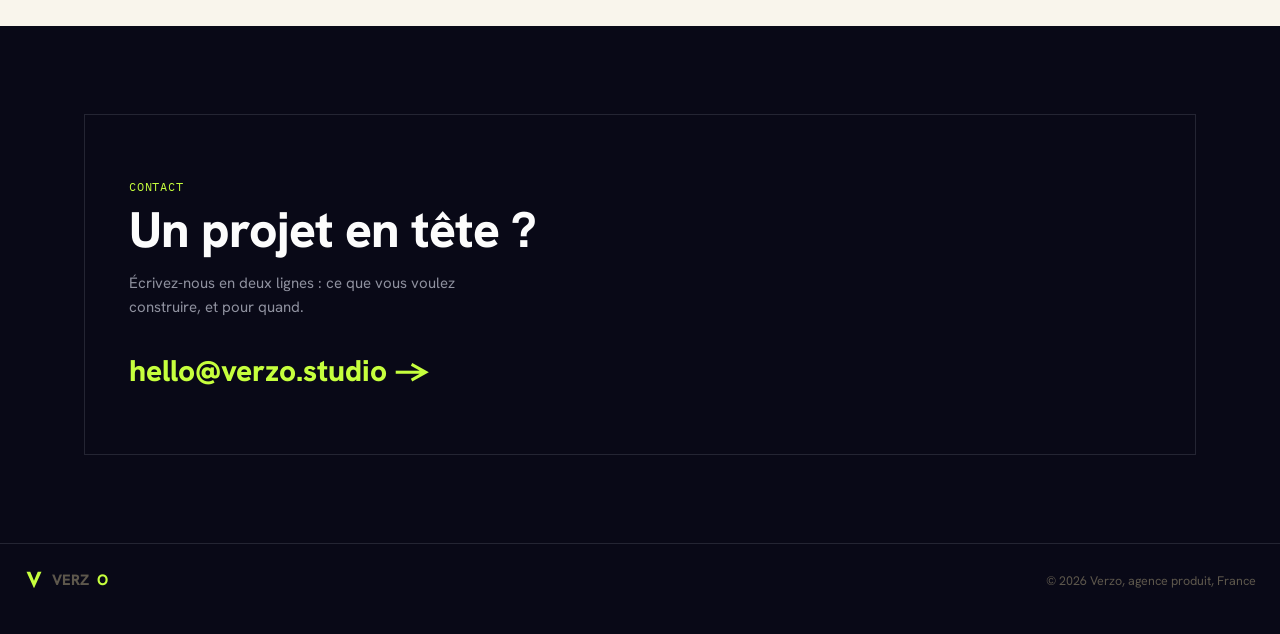
<file: services.html>
<!doctype html>
<html lang="fr">
<head>
<meta charset="utf-8">
<meta name="viewport" content="width=device-width, initial-scale=1">
<title>Services · Verzo</title>
<meta name="description" content="Mobile App, Website, Brand Identity, Custom Software : les quatre métiers de Verzo, une équipe, du brief à la mise en prod.">
<link rel="icon" href="favicon.svg" type="image/svg+xml">
<link rel="icon" href="favicon-32.png" sizes="32x32" type="image/png">
<link rel="icon" href="favicon-16.png" sizes="16x16" type="image/png">
<link rel="apple-touch-icon" href="apple-touch-icon.png">
<meta property="og:type" content="website">
<meta property="og:title" content="Services · Verzo">
<meta property="og:description" content="Mobile App, Website, Brand Identity, Custom Software : les quatre métiers de Verzo, une équipe, du brief à la mise en prod.">
<meta property="og:image" content="brand/og-image.png">
<meta name="twitter:card" content="summary_large_image">
<link rel="stylesheet" href="styles.css">
</head>
<body>

<nav>
  <a href="index.html" class="logo">
    <svg width="20" height="20" viewBox="0 0 24 24" aria-hidden="true"><polygon points="3,2 12,22 21,2 16.5,2 12,13 7.5,2" fill="#C6FF3D"/></svg>
    VERZ<span class="dot">O</span>
  </a>
  <div class="navlinks">
    <div class="nav-has-dropdown">
      <a href="services.html" class="navlink active">Services</a>
      <div class="nav-dropdown">
        <a class="nav-dropdown-item" href="services.html#mobile">
          <svg aria-hidden="true" width="20" height="20" viewBox="0 0 24 24" fill="none" stroke="var(--white)" stroke-width="1.5" stroke-linecap="round" stroke-linejoin="round"><rect x="7" y="2" width="10" height="20" rx="2"/><line x1="11" y1="18" x2="13" y2="18"/></svg>
          <div class="title">Mobile App</div>
          <div class="desc">iOS et Android, natif ou cross-platform.</div>
        </a>
        <a class="nav-dropdown-item" href="services.html#website">
          <svg aria-hidden="true" width="20" height="20" viewBox="0 0 24 24" fill="none" stroke="var(--white)" stroke-width="1.5" stroke-linecap="round" stroke-linejoin="round"><rect x="2" y="4" width="20" height="16" rx="2"/><line x1="2" y1="9" x2="22" y2="9"/></svg>
          <div class="title">Website</div>
          <div class="desc">Sites rapides, pensés pour convertir.</div>
        </a>
        <a class="nav-dropdown-item" href="services.html#brand">
          <svg aria-hidden="true" width="20" height="20" viewBox="0 0 24 24" fill="none" stroke="var(--white)" stroke-width="1.5" stroke-linecap="round" stroke-linejoin="round"><path d="M4 20l4-1 10-10-3-3L5 16l-1 4z"/><path d="M14 6l3 3"/></svg>
          <div class="title">Brand Identity</div>
          <div class="desc">Logo, charte, ton de voix.</div>
        </a>
        <a class="nav-dropdown-item" href="services.html#software">
          <svg aria-hidden="true" width="20" height="20" viewBox="0 0 24 24" fill="none" stroke="var(--white)" stroke-width="1.5" stroke-linecap="round" stroke-linejoin="round"><rect x="2" y="4" width="20" height="16" rx="2"/><polyline points="6 9 10 12 6 15"/><line x1="12" y1="15" x2="17" y2="15"/></svg>
          <div class="title">Custom Software</div>
          <div class="desc">Outils internes, dashboards, automatisations.</div>
        </a>
      </div>
    </div>
    <div class="nav-has-dropdown">
      <a href="produits.html" class="navlink">Produits</a>
      <div class="nav-dropdown nav-dropdown-single">
        <a class="nav-dropdown-item" href="produits.html">
          <svg aria-hidden="true" width="20" height="20" viewBox="0 0 24 24" fill="none" stroke="var(--white)" stroke-width="1.5" stroke-linecap="round" stroke-linejoin="round"><polyline points="3 17 9 11 13 15 21 6"/><polyline points="14 6 21 6 21 13"/></svg>
          <div class="title">Solen <span style="color:var(--lime); font-weight:600;">· Coming soon</span></div>
          <div class="desc">IA d'analyse comportementale pour sites web, en développement.</div>
        </a>
      </div>
    </div>
    <a href="studio.html" class="navlink">Studio</a>
    <a href="contact.html" class="navlink">Contact</a>
    <a class="btn-primary" href="mailto:hello@verzo.studio">Démarrer un projet</a>
  </div>
</nav>

<header class="page-header">
  <div class="wrap">
    <span class="kicker mono">Services</span>
    <h1>Quatre métiers, une seule équipe.</h1>
    <p>Chaque projet passe par les mêmes mains, du premier croquis au déploiement, sans transmission de dossier entre une agence de design et un prestataire technique.</p>
  </div>
</header>

<section class="on-black reveal">
  <div class="wrap">
    <div class="services-grid reveal-stagger" style="border-color:var(--line-dark);">
      <div id="mobile" class="service-card" style="border-color:var(--line-dark); scroll-margin-top:96px;">
        <span class="kicker mono" style="margin-bottom:0;">01</span>
        <h3>Mobile App</h3>
        <p>Applications iOS et Android, natives ou cross-platform (React Native / Flutter selon le besoin). Pensées pour être utilisées, pas seulement téléchargées.</p>
        <ul>
          <li>Design d'interface et prototype testable</li>
          <li>Développement natif ou cross-platform</li>
          <li>Publication App Store et Play Store</li>
          <li>Notifications, paiements in-app, analytics</li>
        </ul>
      </div>
      <div id="website" class="service-card" style="border-color:var(--line-dark); scroll-margin-top:96px;">
        <span class="kicker mono" style="margin-bottom:0;">02</span>
        <h3>Website</h3>
        <p>Sites vitrines et e-commerce rapides, construits pour convertir, pas pour scroller dans le vide.</p>
        <ul>
          <li>Sites vitrines, e-commerce, landing pages</li>
          <li>Performance et référencement de base inclus</li>
          <li>CMS léger quand le contenu bouge souvent</li>
          <li>Hébergement et mise en production</li>
        </ul>
      </div>
      <div id="brand" class="service-card" style="border-color:var(--line-dark); scroll-margin-top:96px;">
        <span class="kicker mono" style="margin-bottom:0;">03</span>
        <h3>Brand Identity</h3>
        <p>Logo, charte, ton de voix. Une identité qui tient debout sur une carte de visite comme sur un panneau 4x3.</p>
        <ul>
          <li>Logo, palette, typographie, système graphique</li>
          <li>Charte utilisable par votre équipe, pas juste un PDF</li>
          <li>Déclinaisons print et digital</li>
        </ul>
      </div>
      <div id="software" class="service-card" style="border-color:var(--line-dark); scroll-margin-top:96px;">
        <span class="kicker mono" style="margin-bottom:0;">04</span>
        <h3>Custom Software</h3>
        <p>Outils internes, dashboards, automatisations. Le logiciel que votre équipe ouvre vraiment, tous les jours.</p>
        <ul>
          <li>Outils métier et back-offices sur-mesure</li>
          <li>Automatisations et intégrations (API, Stripe, CRM…)</li>
          <li>Tableaux de bord et reporting</li>
        </ul>
      </div>
    </div>
  </div>
</section>

<section class="on-white reveal">
  <div class="wrap" style="max-width:760px;">
    <span class="kicker mono">Stack</span>
    <h2 style="font-size:28px; margin-bottom:16px;">La même stack, quel que soit le projet</h2>
    <p style="color:var(--grey-2); font-size:15px; line-height:1.7;">Next.js et React côté web, React Native ou Flutter côté mobile, Supabase ou Postgres pour la donnée, Stripe pour le paiement, Vercel pour le déploiement. Des outils modernes et éprouvés, les mêmes pour un projet client que pour nos propres produits.</p>
  </div>
</section>

<section id="contact" class="on-black reveal">
  <div class="wrap">
    <div class="contact-inner">
      <span class="kicker mono">Contact</span>
      <h2>Un projet en tête ?</h2>
      <p>Écrivez-nous en deux lignes : ce que vous voulez construire, et pour quand.</p>
      <a class="contact-email" href="mailto:hello@verzo.studio">hello@verzo.studio →</a>
    </div>
  </div>
</section>

<footer>
  <a href="index.html" class="logo">
    <svg width="20" height="20" viewBox="0 0 24 24" aria-hidden="true"><polygon points="3,2 12,22 21,2 16.5,2 12,13 7.5,2" fill="#C6FF3D"/></svg>
    VERZ<span class="dot">O</span>
  </a>
  <div>© 2026 Verzo, agence produit, France</div>
</footer>

<script src="script.js" defer></script>
</body>
</html>
</file>
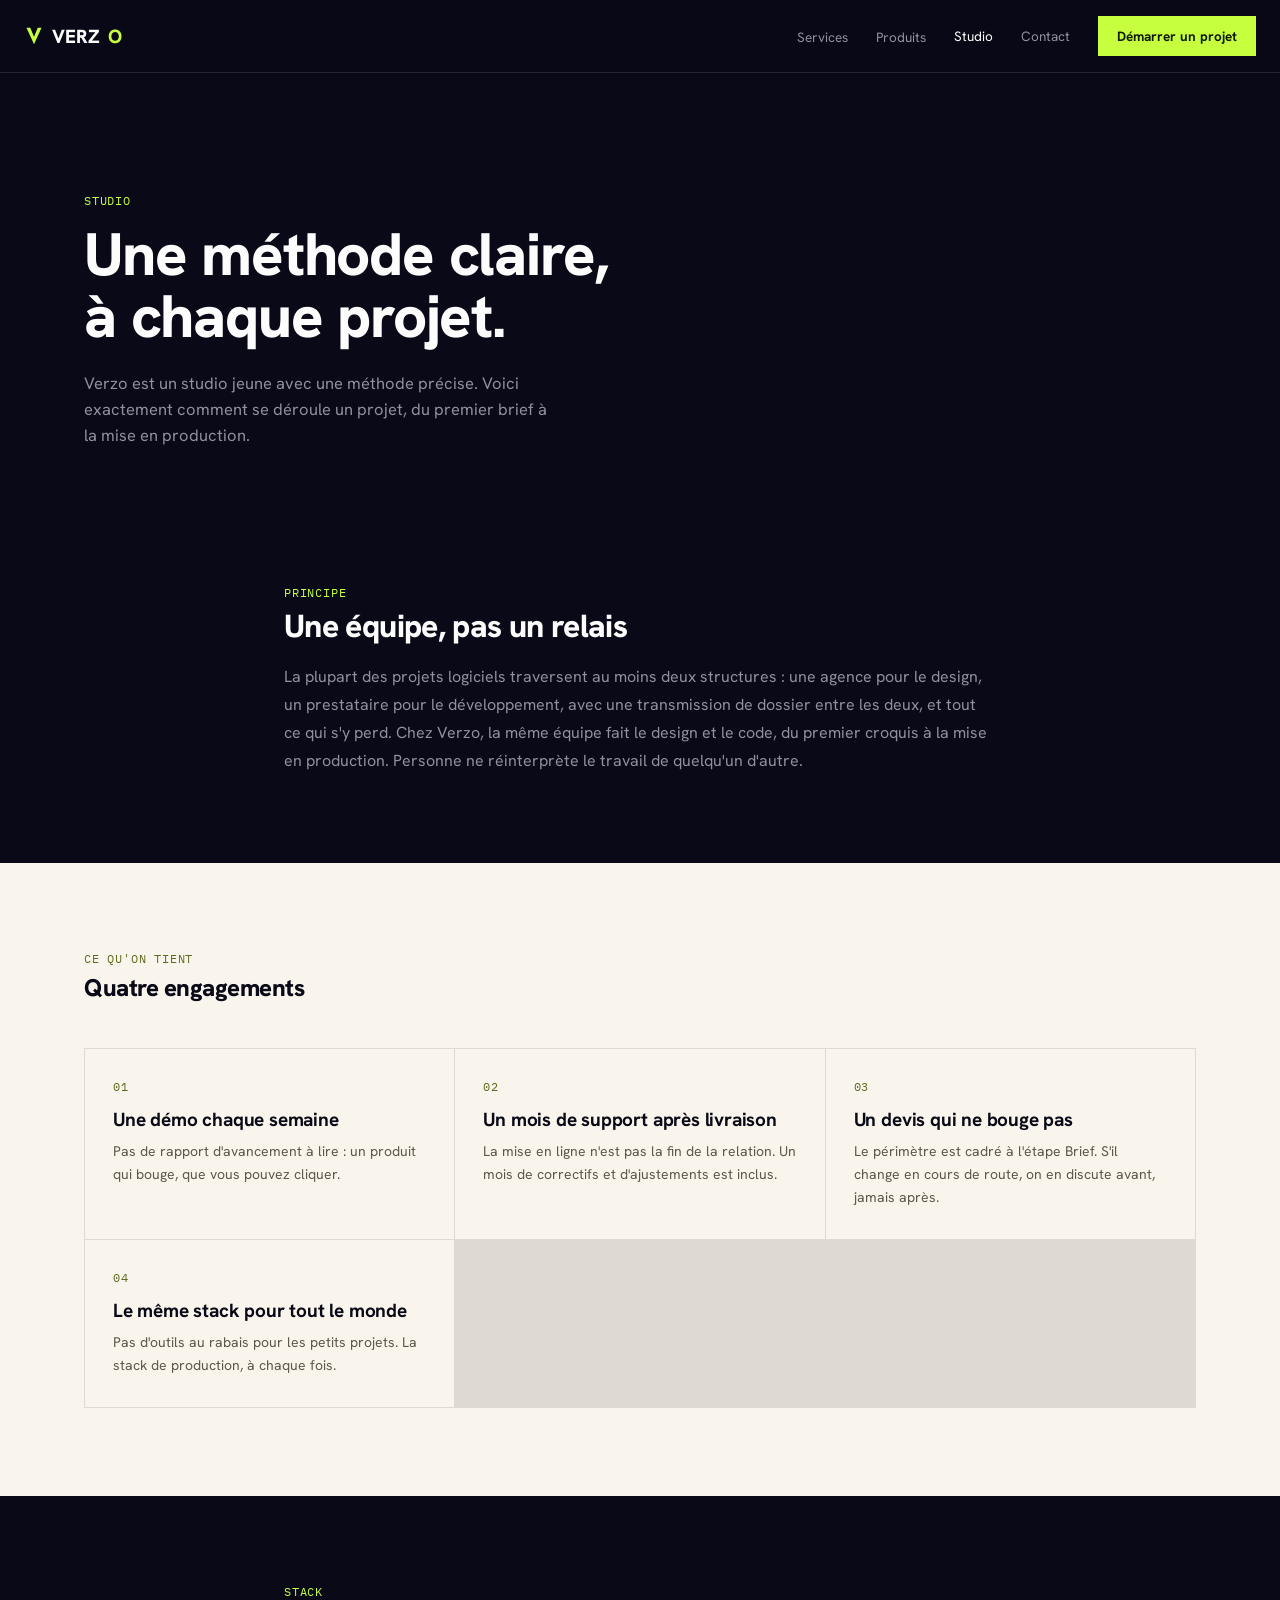
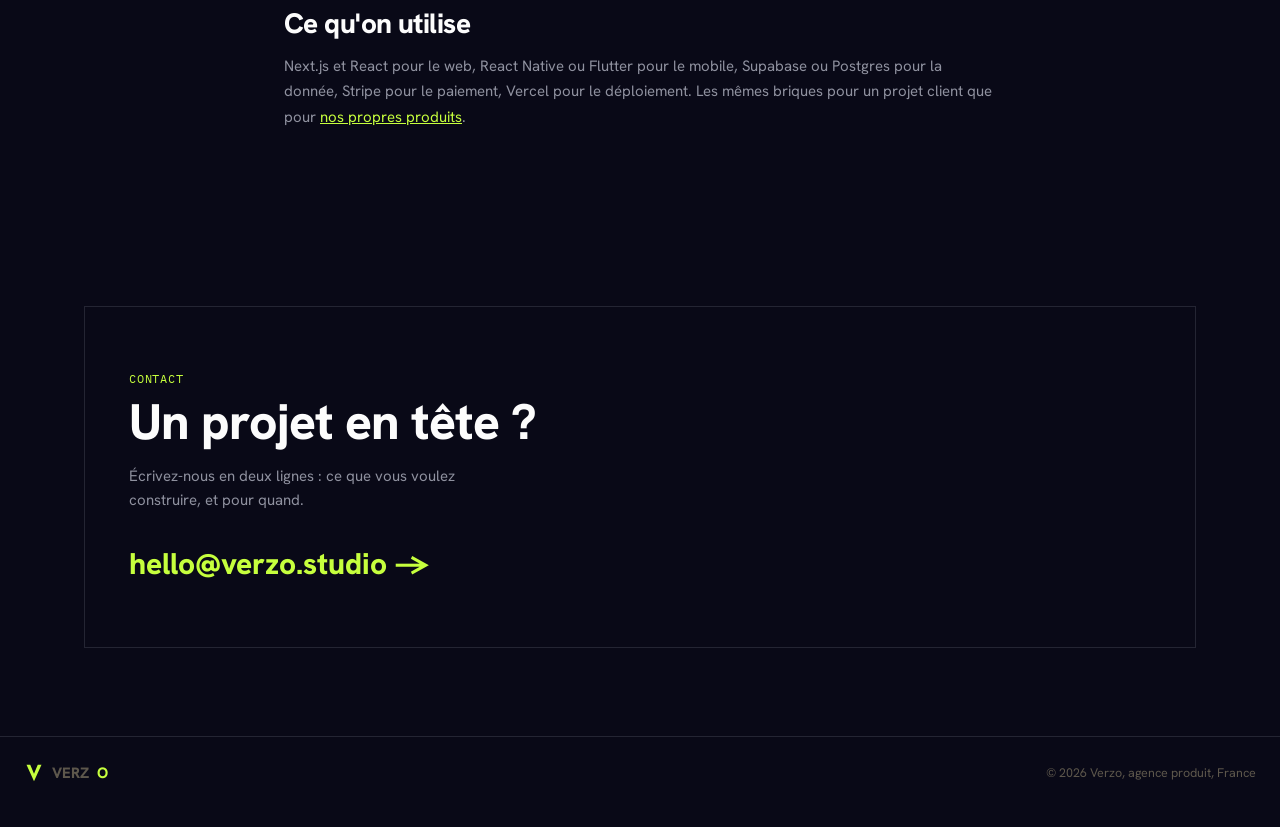
<file: studio.html>
<!doctype html>
<html lang="fr">
<head>
<meta charset="utf-8">
<meta name="viewport" content="width=device-width, initial-scale=1">
<title>Studio · Verzo</title>
<meta name="description" content="Comment travaille Verzo : une équipe pour le design et le code, une méthode précise, du brief à la mise en production.">
<link rel="icon" href="favicon.svg" type="image/svg+xml">
<link rel="icon" href="favicon-32.png" sizes="32x32" type="image/png">
<link rel="icon" href="favicon-16.png" sizes="16x16" type="image/png">
<link rel="apple-touch-icon" href="apple-touch-icon.png">
<meta property="og:type" content="website">
<meta property="og:title" content="Studio · Verzo">
<meta property="og:description" content="Comment travaille Verzo : une équipe pour le design et le code, une méthode précise, du brief à la mise en production.">
<meta property="og:image" content="brand/og-image.png">
<meta name="twitter:card" content="summary_large_image">
<link rel="stylesheet" href="styles.css">
</head>
<body>

<nav>
  <a href="index.html" class="logo">
    <svg width="20" height="20" viewBox="0 0 24 24" aria-hidden="true"><polygon points="3,2 12,22 21,2 16.5,2 12,13 7.5,2" fill="#C6FF3D"/></svg>
    VERZ<span class="dot">O</span>
  </a>
  <div class="navlinks">
    <div class="nav-has-dropdown">
      <a href="services.html" class="navlink">Services</a>
      <div class="nav-dropdown">
        <a class="nav-dropdown-item" href="services.html#mobile">
          <svg aria-hidden="true" width="20" height="20" viewBox="0 0 24 24" fill="none" stroke="var(--white)" stroke-width="1.5" stroke-linecap="round" stroke-linejoin="round"><rect x="7" y="2" width="10" height="20" rx="2"/><line x1="11" y1="18" x2="13" y2="18"/></svg>
          <div class="title">Mobile App</div>
          <div class="desc">iOS et Android, natif ou cross-platform.</div>
        </a>
        <a class="nav-dropdown-item" href="services.html#website">
          <svg aria-hidden="true" width="20" height="20" viewBox="0 0 24 24" fill="none" stroke="var(--white)" stroke-width="1.5" stroke-linecap="round" stroke-linejoin="round"><rect x="2" y="4" width="20" height="16" rx="2"/><line x1="2" y1="9" x2="22" y2="9"/></svg>
          <div class="title">Website</div>
          <div class="desc">Sites rapides, pensés pour convertir.</div>
        </a>
        <a class="nav-dropdown-item" href="services.html#brand">
          <svg aria-hidden="true" width="20" height="20" viewBox="0 0 24 24" fill="none" stroke="var(--white)" stroke-width="1.5" stroke-linecap="round" stroke-linejoin="round"><path d="M4 20l4-1 10-10-3-3L5 16l-1 4z"/><path d="M14 6l3 3"/></svg>
          <div class="title">Brand Identity</div>
          <div class="desc">Logo, charte, ton de voix.</div>
        </a>
        <a class="nav-dropdown-item" href="services.html#software">
          <svg aria-hidden="true" width="20" height="20" viewBox="0 0 24 24" fill="none" stroke="var(--white)" stroke-width="1.5" stroke-linecap="round" stroke-linejoin="round"><rect x="2" y="4" width="20" height="16" rx="2"/><polyline points="6 9 10 12 6 15"/><line x1="12" y1="15" x2="17" y2="15"/></svg>
          <div class="title">Custom Software</div>
          <div class="desc">Outils internes, dashboards, automatisations.</div>
        </a>
      </div>
    </div>
    <div class="nav-has-dropdown">
      <a href="produits.html" class="navlink">Produits</a>
      <div class="nav-dropdown nav-dropdown-single">
        <a class="nav-dropdown-item" href="produits.html">
          <svg aria-hidden="true" width="20" height="20" viewBox="0 0 24 24" fill="none" stroke="var(--white)" stroke-width="1.5" stroke-linecap="round" stroke-linejoin="round"><polyline points="3 17 9 11 13 15 21 6"/><polyline points="14 6 21 6 21 13"/></svg>
          <div class="title">Solen <span style="color:var(--lime); font-weight:600;">· Coming soon</span></div>
          <div class="desc">IA d'analyse comportementale pour sites web, en développement.</div>
        </a>
      </div>
    </div>
    <a href="studio.html" class="navlink active">Studio</a>
    <a href="contact.html" class="navlink">Contact</a>
    <a class="btn-primary" href="mailto:hello@verzo.studio">Démarrer un projet</a>
  </div>
</nav>

<header class="page-header">
  <div class="wrap">
    <span class="kicker mono">Studio</span>
    <h1>Une méthode claire, à chaque projet.</h1>
    <p>Verzo est un studio jeune avec une méthode précise. Voici exactement comment se déroule un projet, du premier brief à la mise en production.</p>
  </div>
</header>

<section class="on-black reveal">
  <div class="wrap" style="max-width:760px;">
    <span class="kicker mono">Principe</span>
    <h2 style="font-size:32px; margin-bottom:20px;">Une équipe, pas un relais</h2>
    <p style="color:var(--grey); font-size:16px; line-height:1.75;">La plupart des projets logiciels traversent au moins deux structures : une agence pour le design, un prestataire pour le développement, avec une transmission de dossier entre les deux, et tout ce qui s'y perd. Chez Verzo, la même équipe fait le design et le code, du premier croquis à la mise en production. Personne ne réinterprète le travail de quelqu'un d'autre.</p>
  </div>
</section>

<section class="on-white reveal">
  <div class="wrap">
    <span class="kicker mono">Ce qu'on tient</span>
    <h2 style="margin-bottom:48px;">Quatre engagements</h2>
    <div class="why-grid reveal-stagger">
      <div class="why-card">
        <span class="idx mono">01</span>
        <h3>Une démo chaque semaine</h3>
        <p>Pas de rapport d'avancement à lire : un produit qui bouge, que vous pouvez cliquer.</p>
      </div>
      <div class="why-card">
        <span class="idx mono">02</span>
        <h3>Un mois de support après livraison</h3>
        <p>La mise en ligne n'est pas la fin de la relation. Un mois de correctifs et d'ajustements est inclus.</p>
      </div>
      <div class="why-card">
        <span class="idx mono">03</span>
        <h3>Un devis qui ne bouge pas</h3>
        <p>Le périmètre est cadré à l'étape Brief. S'il change en cours de route, on en discute avant, jamais après.</p>
      </div>
      <div class="why-card">
        <span class="idx mono">04</span>
        <h3>Le même stack pour tout le monde</h3>
        <p>Pas d'outils au rabais pour les petits projets. La stack de production, à chaque fois.</p>
      </div>
    </div>
  </div>
</section>

<section class="on-black reveal">
  <div class="wrap" style="max-width:760px;">
    <span class="kicker mono">Stack</span>
    <h2 style="font-size:28px; margin-bottom:16px;">Ce qu'on utilise</h2>
    <p style="color:var(--grey); font-size:15px; line-height:1.7;">Next.js et React pour le web, React Native ou Flutter pour le mobile, Supabase ou Postgres pour la donnée, Stripe pour le paiement, Vercel pour le déploiement. Les mêmes briques pour un projet client que pour <a href="produits.html" style="color:var(--lime); text-decoration:underline;">nos propres produits</a>.</p>
  </div>
</section>

<section id="contact" class="on-black reveal">
  <div class="wrap">
    <div class="contact-inner">
      <span class="kicker mono">Contact</span>
      <h2>Un projet en tête ?</h2>
      <p>Écrivez-nous en deux lignes : ce que vous voulez construire, et pour quand.</p>
      <a class="contact-email" href="mailto:hello@verzo.studio">hello@verzo.studio →</a>
    </div>
  </div>
</section>

<footer>
  <a href="index.html" class="logo">
    <svg width="20" height="20" viewBox="0 0 24 24" aria-hidden="true"><polygon points="3,2 12,22 21,2 16.5,2 12,13 7.5,2" fill="#C6FF3D"/></svg>
    VERZ<span class="dot">O</span>
  </a>
  <div>© 2026 Verzo, agence produit, France</div>
</footer>

<script src="script.js" defer></script>
</body>
</html>
</file>
<file: styles.css>
@import url('https://fonts.googleapis.com/css2?family=Hanken+Grotesk:wght@500;600;700;800&family=IBM+Plex+Mono:wght@500;600&display=swap');

:root{
  --ink: oklch(15% 0.03 280);
  --ink-soft: oklch(19% 0.028 280);
  --line-dark: oklch(27% 0.025 280);
  --paper: oklch(97% 0.012 85);
  --paper-soft: oklch(94% 0.012 85);
  --line-light: oklch(89% 0.01 85);
  --grey: oklch(66% 0.02 280);
  --grey-2: oklch(46% 0.02 85);
  --white: oklch(99% 0 0);
  --lime: #C6FF3D;
  --lime-dark: #5E6A1F;
  --lime-ink: oklch(20% 0.05 126);
  --error: #C0392B;
}
*{box-sizing:border-box;}
html{scroll-behavior:smooth;}
body{
  margin:0;
  background:var(--ink);
  color:var(--white);
  font-family:'Hanken Grotesk', ui-sans-serif, system-ui, sans-serif;
  -webkit-font-smoothing:antialiased;
  overflow-x:hidden;
}
.wrap{max-width:1160px; margin:0 auto; padding-inline:24px;}
h1,h2,h3{font-weight:800; letter-spacing:-0.02em; line-height:1.03; text-wrap:balance; margin:0;}
p{margin:0;}
img,svg{max-width:100%;}
a{color:inherit; text-decoration:none;}
.mono{font-family:'IBM Plex Mono', ui-monospace, monospace; letter-spacing:0.07em; text-transform:uppercase;}

/* nav */
nav{
  position:sticky; top:env(safe-area-inset-top, 0px); z-index:30;
  display:flex; align-items:center; justify-content:space-between;
  padding:16px 24px;
  background:color-mix(in oklch, var(--ink) 88%, transparent);
  backdrop-filter:blur(10px);
  border-bottom:1px solid var(--line-dark);
}
.logo{display:inline-flex; align-items:center; gap:8px; font-weight:800; font-size:19px;}
.logo .dot{color:var(--lime);}
.logo svg{flex-shrink:0;}
.navlinks{display:flex; align-items:center; gap:28px;}
.navlink{font-size:13.5px; color:var(--grey); transition:color .15s;}
.navlink:hover, .navlink.active{color:var(--white);}
.navlinks-mobile-toggle{display:none;}

/* nav hover dropdown */
.nav-has-dropdown{position:relative;}
.nav-dropdown{
  position:absolute; top:100%; left:50%; transform:translate(-50%, 6px);
  width:520px; margin-top:14px; padding:24px;
  background:var(--ink-soft); border:1px solid var(--line-dark);
  box-shadow:0 24px 48px rgba(0,0,0,0.45);
  display:grid; grid-template-columns:repeat(2, 1fr); gap:1px; background-color:var(--line-dark);
  opacity:0; visibility:hidden; transition:opacity .15s ease, transform .15s ease;
  z-index:40;
}
.nav-dropdown::before{
  content:""; position:absolute; top:-14px; left:0; right:0; height:14px;
}
.nav-has-dropdown:hover .nav-dropdown,
.nav-has-dropdown:focus-within .nav-dropdown{
  opacity:1; visibility:visible; transform:translate(-50%, 0);
}
.nav-dropdown-item{background:var(--ink-soft); padding:18px; display:flex; flex-direction:column; gap:8px; text-align:left;}
.nav-dropdown-item svg{flex-shrink:0;}
.nav-dropdown-item .title{font-weight:700; font-size:13.5px; color:var(--white);}
.nav-dropdown-item .desc{font-size:12px; color:var(--grey); line-height:1.5;}
.nav-dropdown-item:hover .title{color:var(--lime);}
.nav-dropdown-single{grid-template-columns:1fr;}
@media (max-width:900px){
  .nav-dropdown{display:none;}
}

.btn-primary{
  display:inline-flex; align-items:center; gap:8px;
  background:var(--lime); color:var(--lime-ink);
  font-weight:700; font-size:13.5px; padding:10px 18px;
  border:1px solid var(--lime); cursor:pointer;
}
.btn-primary:hover{background:transparent; color:var(--lime);}
.btn-outline-dark{
  display:inline-flex; align-items:center; gap:8px;
  background:transparent; color:var(--white);
  font-weight:600; font-size:13.5px; padding:9px 18px;
  border:1px solid var(--line-dark); cursor:pointer;
}
.btn-outline-dark:hover{border-color:var(--white);}
a:focus-visible, button:focus-visible{outline:2px solid var(--lime); outline-offset:2px;}

section{padding-block:88px;}
.on-black{background:var(--ink); color:var(--white);}
.on-white{background:var(--paper); color:var(--ink);}

.kicker{font-size:11.5px; color:var(--lime); display:block; margin-bottom:10px;}
.on-white .kicker{color:var(--lime-dark);}
.section-head{display:flex; justify-content:space-between; align-items:flex-end; gap:24px; margin-bottom:48px; flex-wrap:wrap;}
.section-head h2{font-size:clamp(28px, 4.2vw, 42px);}
.section-head p{max-width:34ch; font-size:14px; line-height:1.6; margin:0;}
.on-black .section-head p{color:var(--grey);}
.on-white .section-head p{color:var(--grey-2);}

/* page header (non-hero) */
.page-header{padding:120px 24px 48px;}
.page-header .kicker{margin-bottom:16px;}
.page-header h1{font-size:clamp(36px, 6vw, 60px); max-width:16ch;}
.page-header p{max-width:52ch; color:var(--grey); font-size:16.5px; line-height:1.6; margin-top:22px;}

/* services grid */
.services-grid{display:grid; grid-template-columns:repeat(2, 1fr); border-top:1px solid var(--line-light); border-left:1px solid var(--line-light);}
.service-card{border-right:1px solid var(--line-light); border-bottom:1px solid var(--line-light); padding:36px 34px; display:flex; flex-direction:column; gap:12px; min-height:210px;}
.service-card h3{font-size:23px; font-weight:700; letter-spacing:-0.01em;}
.service-card p{color:var(--grey-2); font-size:14.5px; line-height:1.6; max-width:36ch;}
.service-card ul{list-style:none; margin:8px 0 0; padding:0; display:flex; flex-direction:column; gap:6px;}
.service-card li{font-size:13.5px; color:var(--grey-2); padding-left:16px; position:relative;}
.service-card li::before{content:"·"; position:absolute; left:0; color:var(--lime-dark);}
@media (max-width:680px){.services-grid{grid-template-columns:1fr;}}

/* process timeline */
.process-list{position:relative; padding-left:28px;}
.process-list::before{content:""; position:absolute; left:5px; top:8px; bottom:8px; width:1px; background:var(--line-dark);}
.process-row{display:grid; grid-template-columns:140px 1fr; gap:24px; padding-bottom:44px; position:relative;}
.process-row:last-child{padding-bottom:0;}
.process-row .node{position:absolute; left:-28px; top:2px; width:11px; height:11px; background:var(--lime); border:2px solid var(--ink);}
.process-row .step{color:var(--lime); font-size:13.5px;}
.process-row p{color:var(--grey); font-size:15px; line-height:1.65; max-width:56ch;}
@media (max-width:680px){
  .process-row{grid-template-columns:1fr;}
}

/* why grid */
.why-grid{display:grid; grid-template-columns:repeat(3, 1fr); gap:1px; background:var(--line-light); border:1px solid var(--line-light);}
.why-card{background:var(--paper); padding:30px 28px;}
.why-card .idx{font-size:12px; color:var(--lime-dark); display:block; margin-bottom:16px;}
.why-card h3{font-size:19px; font-weight:700; letter-spacing:-0.01em;}
.why-card p{color:var(--grey-2); font-size:14px; line-height:1.65; margin-top:10px;}
@media (max-width:780px){.why-grid{grid-template-columns:1fr;}}

/* contact */
.contact-inner{border:1px solid var(--line-dark); padding:64px 44px;}
.contact-inner h2{font-size:clamp(30px, 5.6vw, 50px); max-width:15ch;}
.contact-inner p{color:var(--grey); max-width:48ch; font-size:15px; line-height:1.6; margin-top:16px;}
.contact-email{display:inline-flex; align-items:center; gap:12px; margin-top:32px; font-weight:800; font-size:clamp(22px, 3.6vw, 30px); color:var(--lime);}
.contact-email:hover{color:var(--white);}

.field{display:flex; flex-direction:column; gap:8px;}
.field label{font-size:12.5px; font-weight:600;}
.field input, .field textarea{
  font-family:'Hanken Grotesk', sans-serif; font-size:14.5px; padding:12px 14px;
  border:1px solid var(--line-dark); background:var(--ink-soft); color:var(--white); outline:none;
}
.field textarea{resize:vertical; min-height:110px;}
.field input:focus, .field textarea:focus{border-color:var(--lime); box-shadow:0 0 0 3px color-mix(in oklch, var(--lime) 30%, transparent);}
.field .msg-help{font-size:12px; color:var(--grey);}

.projects-grid{display:grid; grid-template-columns:repeat(3, 1fr); gap:20px;}
.project-card-empty{border:1px dashed var(--line-dark); padding:32px; min-height:200px; display:flex; flex-direction:column; justify-content:space-between;}
.project-card-empty .label{font-weight:700; font-size:18px; color:var(--grey); margin-top:8px;}
@media (max-width:780px){.projects-grid{grid-template-columns:1fr;}}

.wordmark-huge{
  font-weight:800; letter-spacing:-0.02em;
  font-size:clamp(64px, 16vw, 220px); line-height:0.8;
  color:var(--white); white-space:nowrap; overflow:hidden;
  margin-top:48px; padding-left:4px;
}
.wordmark-huge .dot{color:var(--lime);}

footer{padding:26px 24px 44px; border-top:1px solid var(--line-dark); display:flex; justify-content:space-between; align-items:center; gap:16px; flex-wrap:wrap; color:var(--grey-2); font-size:12.5px;}
footer .logo{font-size:15px;}

.two-col{display:grid; grid-template-columns:1.15fr 0.85fr; gap:64px; align-items:start;}
.two-col-even{display:grid; grid-template-columns:1fr 1fr; gap:64px; align-items:start;}
.card-split{display:grid; grid-template-columns:1fr auto; gap:32px; align-items:start;}

@media (max-width:760px){
  nav{flex-wrap:wrap; row-gap:12px;}
  .navlinks{gap:14px; flex-wrap:wrap; justify-content:flex-end;}
  header[style], .page-header{padding-left:20px; padding-right:20px;}
  .two-col, .two-col-even{grid-template-columns:1fr; gap:40px;}
  .card-split{grid-template-columns:1fr; gap:24px;}
}

/* scroll reveal */
.reveal{opacity:0; transform:translateY(24px); transition:opacity .7s cubic-bezier(.2,.7,.3,1), transform .7s cubic-bezier(.2,.7,.3,1);}
.reveal.is-visible{opacity:1; transform:translateY(0);}
.reveal-stagger > *{opacity:0; transform:translateY(18px); transition:opacity .6s ease, transform .6s ease;}
.reveal-stagger.is-visible > *{opacity:1; transform:translateY(0);}
.reveal-stagger.is-visible > *:nth-child(1){transition-delay:.05s;}
.reveal-stagger.is-visible > *:nth-child(2){transition-delay:.12s;}
.reveal-stagger.is-visible > *:nth-child(3){transition-delay:.19s;}
.reveal-stagger.is-visible > *:nth-child(4){transition-delay:.26s;}
@media (prefers-reduced-motion: reduce){
  html{scroll-behavior:auto;}
  .reveal, .reveal-stagger > *{transition:none; opacity:1; transform:none;}
}

/* terminal */
.terminal{background:var(--ink-soft); border:1px solid var(--line-dark);}
.terminal-bar{display:flex; align-items:center; gap:8px; padding:14px 18px; border-bottom:1px solid var(--line-dark);}
.terminal-dot{width:8px; height:8px; border-radius:50%; background:var(--line-dark); display:inline-block;}
.terminal-title{font-size:10.5px; color:var(--grey); margin-left:6px;}
.terminal-body{padding:24px 22px; font-family:'IBM Plex Mono', monospace; font-size:13px; line-height:2.1; min-height:170px;}
.terminal-cmd{color:var(--grey);}
.terminal-cmd .cursor{display:inline-block; width:7px; height:14px; background:var(--lime); margin-left:2px; animation:blink 1s step-end infinite; vertical-align:-2px;}
.terminal-line{display:flex; justify-content:space-between; opacity:0; transform:translateY(4px); transition:opacity .3s ease, transform .3s ease;}
.terminal-line.shown{opacity:1; transform:translateY(0);}
.terminal-line .label{color:var(--white);}
.terminal-line .status{color:var(--grey);}
.terminal-line .status.done{color:var(--lime);}
@keyframes blink{50%{opacity:0;}}
@media (prefers-reduced-motion: reduce){
  .terminal-cmd .cursor{animation:none;}
  .terminal-line{transition:none;}
}
</file>
